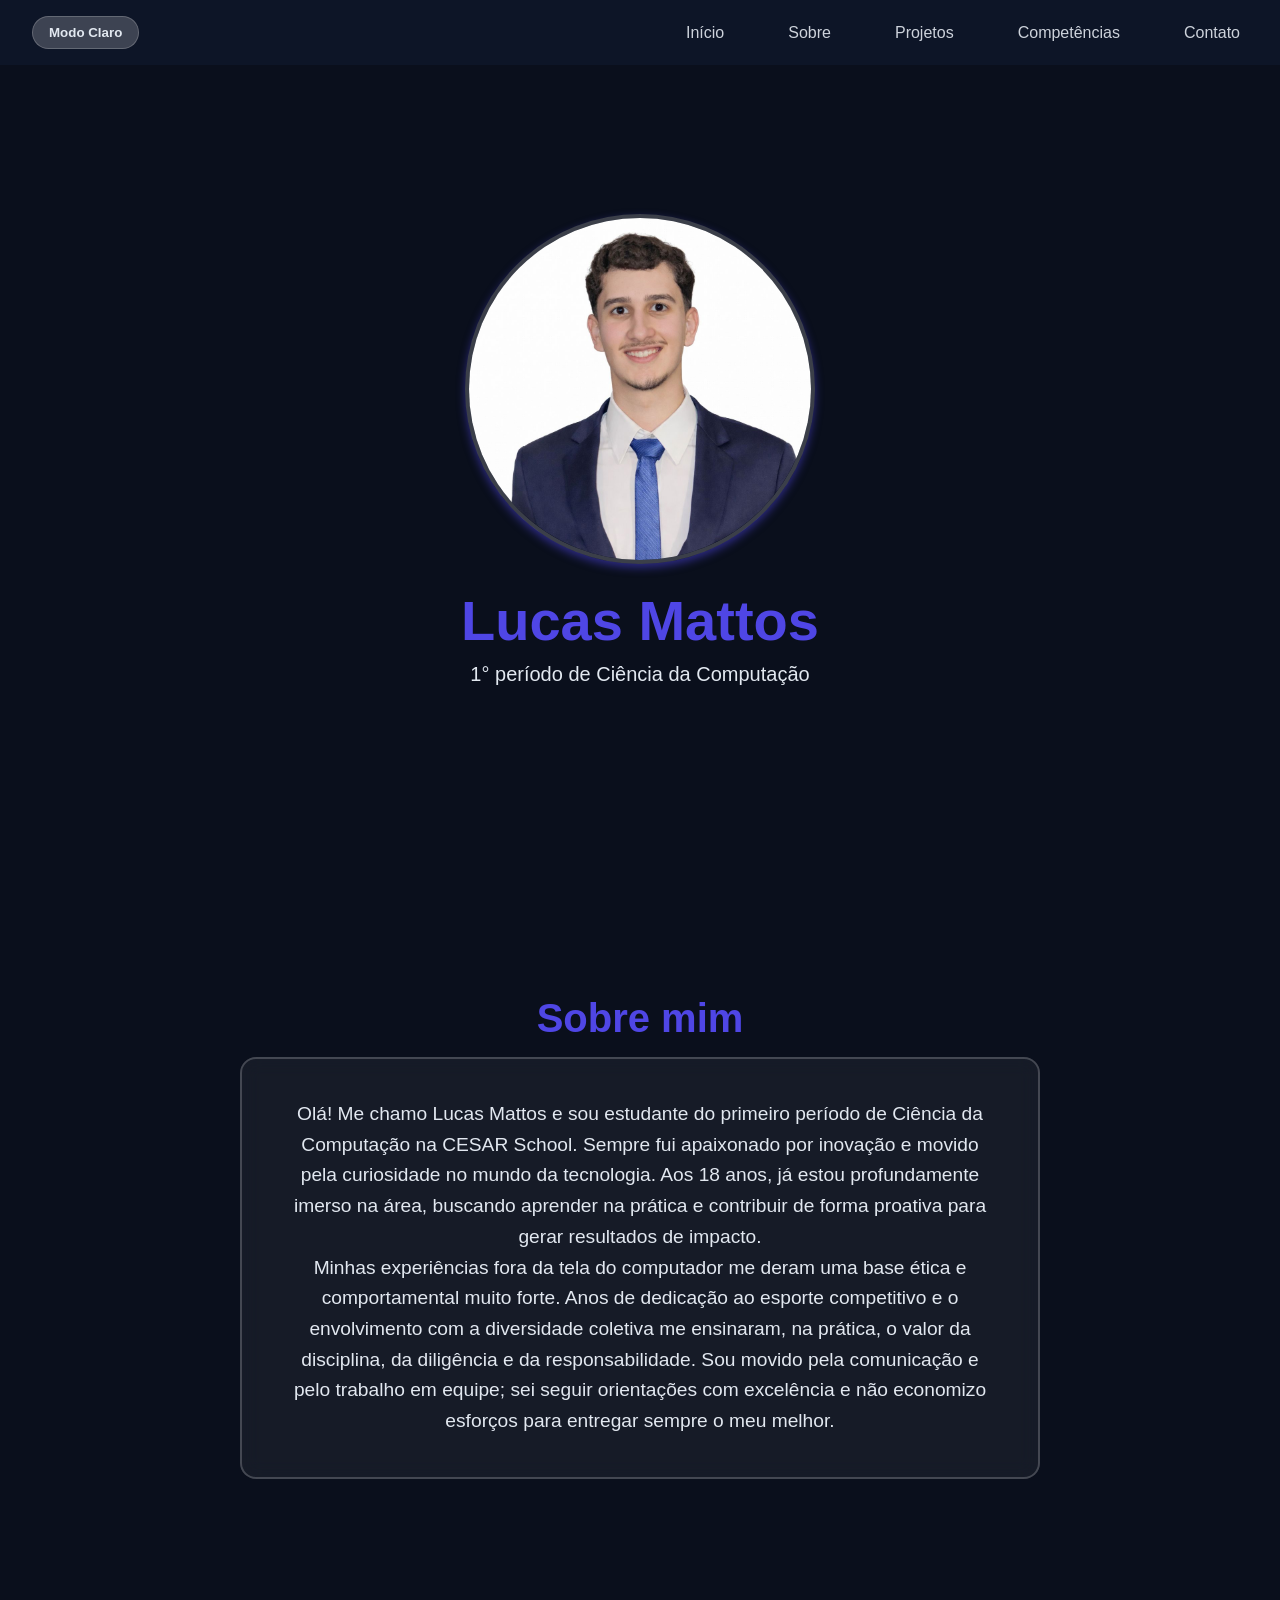
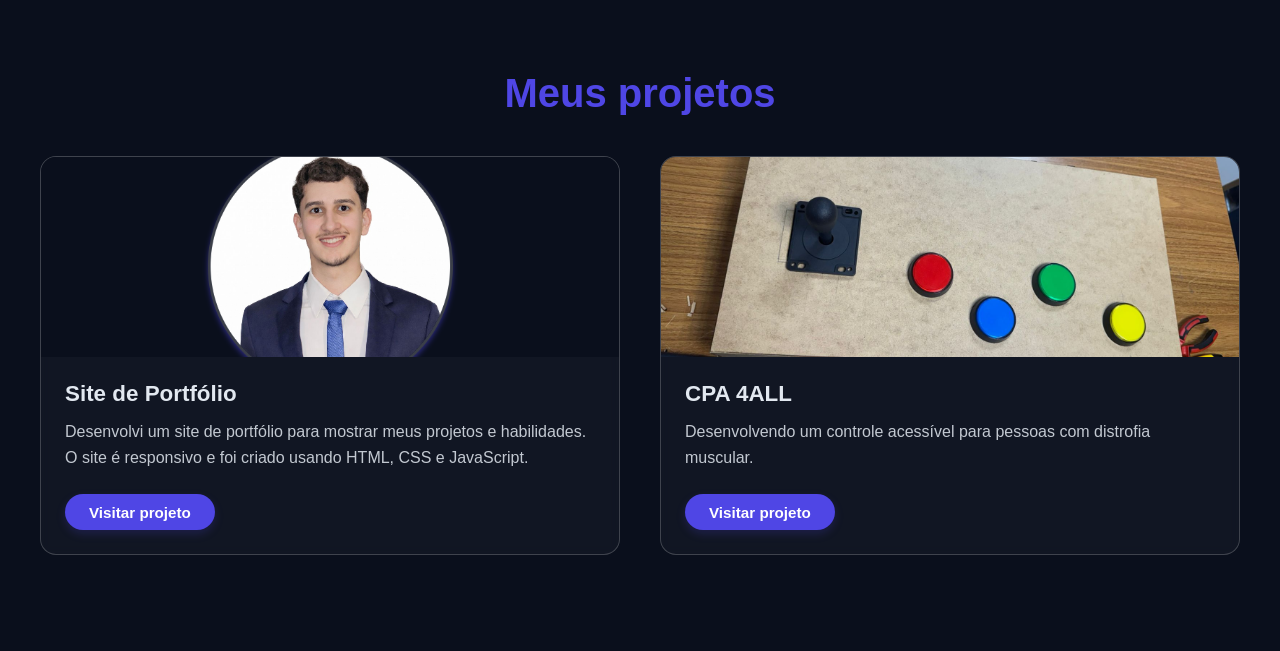
<file: index.html>
<!DOCTYPE html>
<html lang="pt-BR">
<head>
    <meta charset="UTF-8">
    <meta name="viewport" content="width=device-width, initial-scale=1.0">
    <title>Portfólio</title>
    <link rel="stylesheet" href="style.css">
    <script src="script.js" defer></script>
</head>
<body>
    <nav class="navegacao">
        <button id="botao-tema" class="botao-tema">Modo Claro</button>
        <ul class="menu">
            <li><a href="#inicio" class="menu-link">Início</a></li>
            <li><a href="#sobre" class="menu-link">Sobre</a></li>
            <li><a href="#projetos" class="menu-link">Projetos</a></li>
            <li><a href="competencias.html" class="menu-link">Competências</a></li>
            <li><a href="contato.html" class="menu-link">Contato</a></li>
        </ul>
    </nav>

    <main id="inicio" class="cabecalho">
        <div>
            <img src="img/foto.png" alt="Foto de perfil" class="foto-perfil">
            <h1>Lucas Mattos</h1>
            <p class="descricao">1° período de Ciência da Computação</p>
        </div>
    </main>

    <section id="sobre" class="sobre">
        <h2 class="sobre-titulo">Sobre mim</h2>
        <div class="sobre-caixa">
            <p class="sobre-paragrafo">
                Olá! Me chamo Lucas Mattos e sou estudante do primeiro período de Ciência da Computação na CESAR School. Sempre fui apaixonado por inovação e movido pela curiosidade no mundo da tecnologia. Aos 18 anos, já estou profundamente imerso na área, buscando aprender na prática e contribuir de forma proativa para gerar resultados de impacto.
            </p>
            <p class="sobre-paragrafo">
                Minhas experiências fora da tela do computador me deram uma base ética e comportamental muito forte. Anos de dedicação ao esporte competitivo e o envolvimento com a diversidade coletiva me ensinaram, na prática, o valor da disciplina, da diligência e da responsabilidade. Sou movido pela comunicação e pelo trabalho em equipe; sei seguir orientações com excelência e não economizo esforços para entregar sempre o meu melhor.
            </p>
        </div>
    </section>

    <section id="projetos" class="projetos">
        <h2 class="projetos-titulo">Meus projetos</h2>
        
        <div class="projetos-caixa">
            <div class="projetos-card">
                <img src="img/portfolio.png" alt="Projeto 1" class="projetos-imagem">
                <div class="caixa-textos-projetos">
                    <h3 class="info-projetos">Site de Portfólio</h3>
                    <p class="paragrafo-projetos">Desenvolvi um site de portfólio para mostrar meus projetos e habilidades. O site é responsivo e foi criado usando HTML, CSS e JavaScript.</p>
                    <a href="#" target="_blank" class="projetos-link">Visitar projeto</a>
                </div> 
            </div> 

            <div class="projetos-card">
                <img src="img/foto2.png" alt="Projeto 2" class="projetos-imagem">
                <div class="caixa-textos-projetos">
                    <h3 class="info-projetos">CPA 4ALL</h3>
                    <p class="paragrafo-projetos">Desenvolvendo um controle acessível para pessoas com distrofia muscular.</p>
                    <a href="https://sites.google.com/cesar.school/projeto1-261-g16/home" target="_blank" class="projetos-link">Visitar projeto</a>
                </div>
            </div>
        </div> 
    </section>
</body>
</html>
</file>
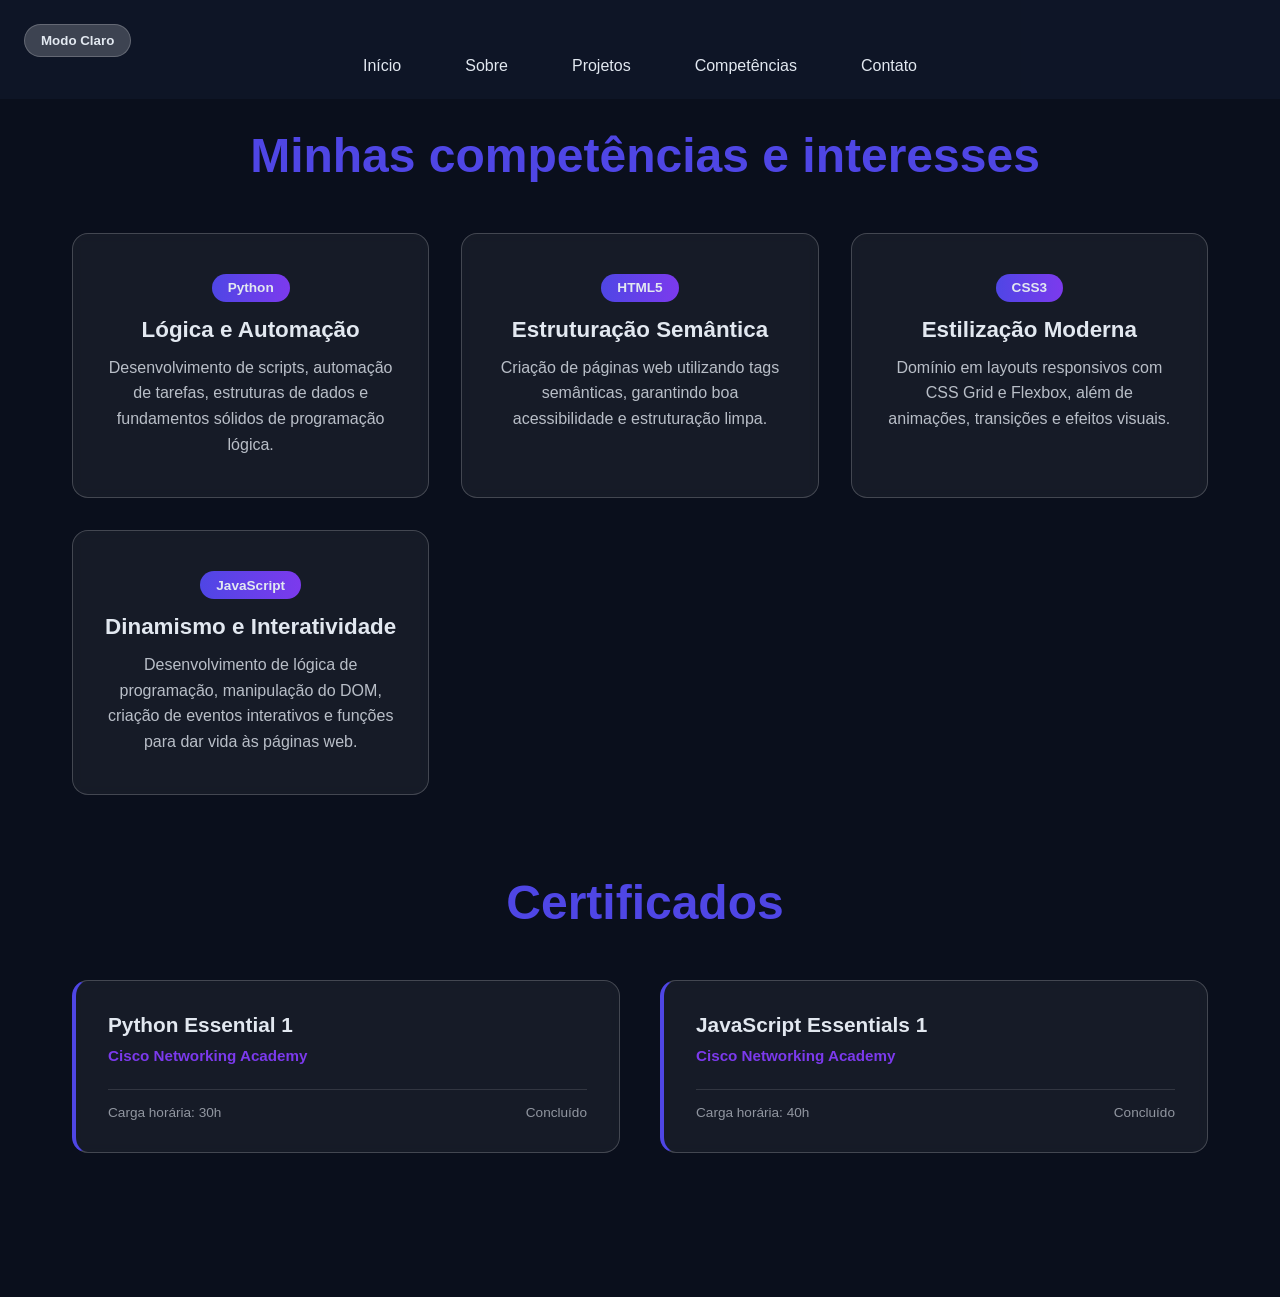
<file: competencias.html>
<!DOCTYPE html>
<html lang="pt-BR">
<head>
    <meta charset="UTF-8">
    <meta name="viewport" content="width=device-width, initial-scale=1.0">
    <title>Competências - Portfólio</title>
    <link rel="stylesheet" href="style2.css">
    <script src="script.js" defer></script>
</head>
<body>
    <nav class="navegacao">
        <button id="botao-tema" class="botao-tema"> Modo Claro</button>
         <ul class="menu">
            <li><a href="index.html#inicio" class="menu-link">Início</a></li>
            <li><a href="index.html#sobre" class="menu-link">Sobre</a></li>
            <li><a href="index.html#projetos" class="menu-link">Projetos</a></li>
            <li><a href="competencias.html" class="menu-link">Competências</a></li>
            <li><a href="contato.html" class="menu-link">Contato</a></li>
         </ul>
    </nav>

    <main class="competencias-container">
        
        <section class="secao-interna">
            <h2 class="titulo-competencias">Minhas competências e interesses</h2>
            <div class="grid-competencias">
                <div class="card-competencia">
                    <div class="badge-tecnologia">Python</div>
                    <h3>Lógica e Automação</h3>
                    <p>Desenvolvimento de scripts, automação de tarefas, estruturas de dados e fundamentos sólidos de programação lógica.</p>
                </div>

                <div class="card-competencia">
                    <div class="badge-tecnologia">HTML5</div>
                    <h3>Estruturação Semântica</h3>
                    <p>Criação de páginas web utilizando tags semânticas, garantindo boa acessibilidade e estruturação limpa.</p>
                </div>

                <div class="card-competencia">
                    <div class="badge-tecnologia">CSS3</div>
                    <h3>Estilização Moderna</h3>
                    <p>Domínio em layouts responsivos com CSS Grid e Flexbox, além de animações, transições e efeitos visuais.</p>
                </div>

                <div class="card-competencia">
                    <div class="badge-tecnologia">JavaScript</div>
                    <h3>Dinamismo e Interatividade</h3>
                    <p>Desenvolvimento de lógica de programação, manipulação do DOM, criação de eventos interativos e funções para dar vida às páginas web.</p>
                </div>
            </div>
        </section>

        <section class="secao-interna">
            <h1 class="titulo-competencias">Certificados</h1>
            
            <div class="grid-certificados">
                <div class="card-certificado">
                    <h2>Python Essential 1</h2>
                    <p class="instituicao">Cisco Networking Academy</p>
                    <div class="rodape-certificado">
                        <span>Carga horária: 30h</span>
                        <span>Concluído</span>
                    </div>
                </div>

                <div class="card-certificado">
                    <h2>JavaScript Essentials 1</h2>
                    <p class="instituicao">Cisco Networking Academy</p>
                    <div class="rodape-certificado">
                        <span>Carga horária: 40h</span>
                        <span>Concluído</span>
                    </div>
                </div>
            </div>
        </section>

    </main>
</body>
</html>
</file>
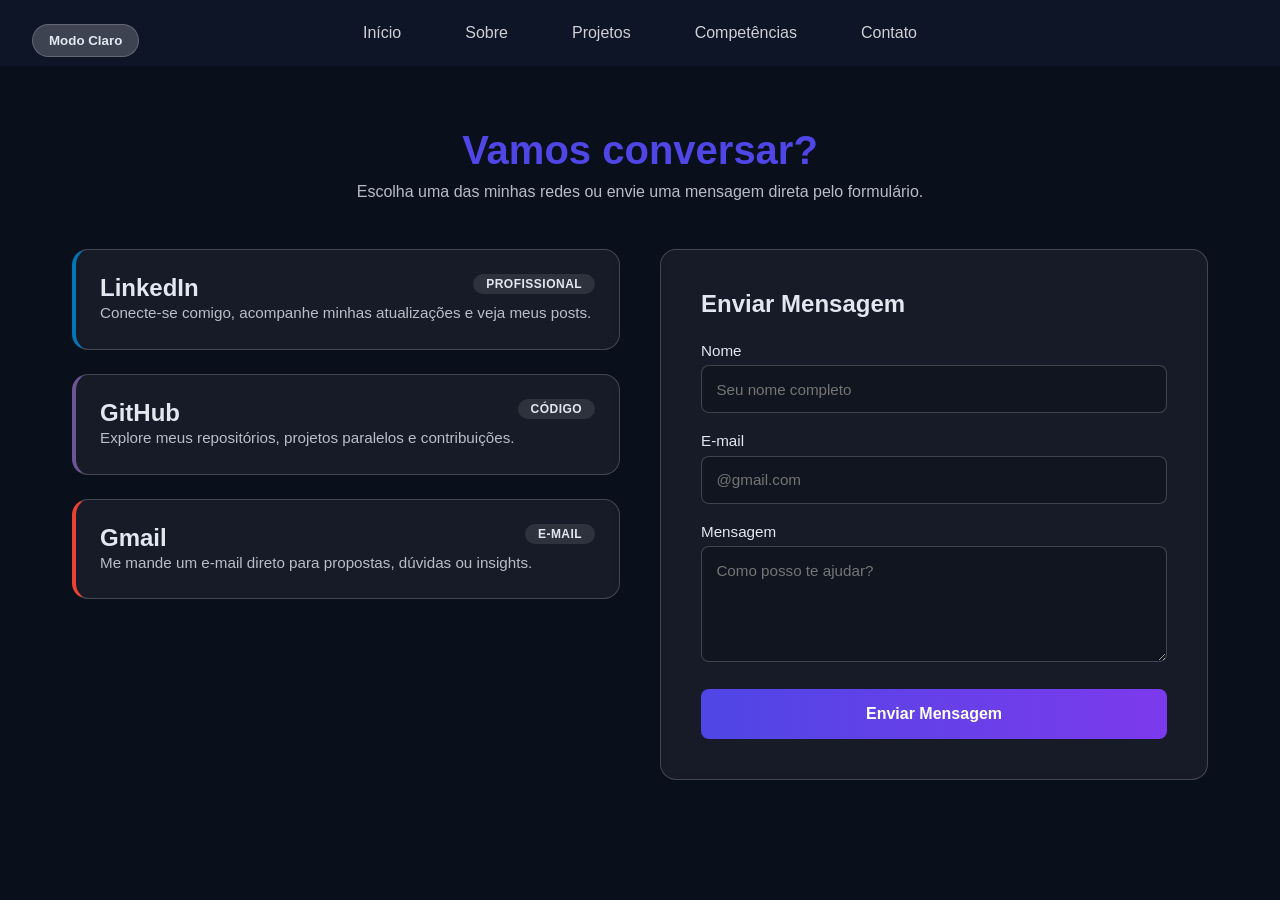
<file: contato.html>
<!DOCTYPE html>
<html lang="pt-BR">
<head>
    <meta charset="UTF-8">
    <meta name="viewport" content="width=device-width, initial-scale=1.0">
    <title>Contato - Portfólio</title>
    <link rel="stylesheet" href="style-contato.css">
    <script src="script.js" defer></script>
</head>
<body>
    <nav class="navegacao">
        <button id="botao-tema" class="botao-tema"> Modo Claro</button>
         <ul class="menu">
            <li><a href="index.html#inicio" class="menu-link">Início</a></li>
            <li><a href="index.html#sobre" class="menu-link">Sobre</a></li>
            <li><a href="index.html#projetos" class="menu-link">Projetos</a></li>
            <li><a href="competencias.html" class="menu-link">Competências</a></li>
            <li><a href="contato.html" class="menu-link">Contato</a></li>
         </ul>
    </nav>

    <main class="contato-container">
        <section class="secao-interna">
            <h1 class="titulo-contato">Vamos conversar?</h1>
            <p class="subtitulo-contato">Escolha uma das minhas redes ou envie uma mensagem direta pelo formulário.</p>
            
            <div class="grid-contato">
                <div class="coluna-redes">
                    <a href="https://www.linkedin.com/in/lucasmattoss" target="_blank" class="card-social linkedin">
                        <div class="badge-rede">Profissional</div>
                        <h2>LinkedIn</h2>
                        <p>Conecte-se comigo, acompanhe minhas atualizações e veja meus posts.</p>
                    </a>

                    <a href="https://github.com/lucasmattoss" target="_blank" class="card-social github">
                        <div class="badge-rede">Código</div>
                        <h2>GitHub</h2>
                        <p>Explore meus repositórios, projetos paralelos e contribuições.</p>
                    </a>

                    <a href="mailto:lucasmattos2311@gmail.com" class="card-social gmail">
                        <div class="badge-rede">E-mail</div>
                        <h2>Gmail</h2>
                        <p>Me mande um e-mail direto para propostas, dúvidas ou insights.</p>
                    </a>
                </div>

                <div class="card-formulario">
                    <h3>Enviar Mensagem</h3>
                    
                    <form id="formulario-contato" action="https://formsubmit.co/lucasmattos2311@gmail.com" method="POST">
                        <input type="hidden" name="_captcha" value="false">

                        <div class="grupo-input">
                            <label for="nome">Nome</label>
                            <input type="text" id="nome" name="nome" placeholder="Seu nome completo" required>
                        </div>
                        
                        <div class="grupo-input">
                            <label for="email">E-mail</label>
                            <input type="email" id="email" name="email" placeholder="@gmail.com" required>
                        </div>

                        <div class="grupo-input">
                            <label for="mensagem">Mensagem</label>
                            <textarea id="mensagem" name="mensagem" rows="5" placeholder="Como posso te ajudar?" required></textarea>
                        </div>

                        <button type="submit" class="botao-enviar">Enviar Mensagem</button>
                    </form>
                </div>
            </div>
        </section>
    </main>
</body>
</html>
</file>
<file: style.css>
* {
    margin: 0;
    padding: 0;
    box-sizing: border-box; 
    font-family: 'Segoe UI', Tahoma, Geneva, Verdana, sans-serif;
}

html {
    scroll-behavior: smooth;
}

:root {
    --cor-primaria: #4f46e5;
    --cor-secundaria: #7c3aed;
    --escuro: #0f172a;
    --maisEscuro: #0a0f1c;
    --claro: #e2e8f0;
    --vidro: rgba(255, 255, 255, 0.2);
}

body {
    background-color: var(--maisEscuro);
    color: var(--claro);
}

/* Ajustado para alinhar o botão e o menu perfeitamente */
.navegacao {
    position: fixed;
    top: 0;
    background-color: rgba(15, 23, 42, 0.85);
    backdrop-filter: blur(10px);
    width: 100%;
    z-index: 100;
    padding: 1rem 2rem;
    display: flex;
    justify-content: space-between;
    align-items: center;
}

.menu {
    display: flex;
    justify-content: center;
    gap: 3rem;
    list-style: none;
}

.menu-link {
    color: rgba(226, 232, 240, 0.9);
    text-decoration: none;
    font-weight: 500;
    position: relative;
    padding: 0.5rem;
}

.menu-link::after {
    content: '';
    position: absolute;
    left: 0;
    bottom: 0;
    width: 0%;
    height: 2px;
    background-image: linear-gradient(90deg, var(--cor-primaria), var(--cor-secundaria));  
    transition: width 0.5s ease;
}

.menu-link:hover::after {
    width: 100%;
}

.cabecalho {
    min-height: 100vh;
    display: flex;
    justify-content: center;
    align-items: center;
    flex-direction: column;
    text-align: center;
}

.foto-perfil {
    width: 350px;
    height: 350px;
    border-radius: 50%;
    object-fit: cover;
    box-shadow: 0 4px 8px rgba(79, 70, 229, 0.5);
    border: 4px solid var(--vidro);
}

h1 {
    font-size: 3.5rem;
    color: var(--cor-primaria);
    font-weight: bold;
    margin-top: 20px;
}

.descricao {
    font-size: 1.25rem;
    color: var(--claro);
    margin-top: 10px;
}

.sobre {
    padding: 6rem 2rem;
}

.sobre-titulo {
    font-size: 2.5rem;
    color: var(--cor-primaria);
    margin-bottom: 1rem;
    text-align: center;
}

.sobre-caixa {
    padding: 2.5rem;
    max-width: 800px;
    margin: 0 auto;
    border-radius: 16px;
    border: 2px solid var(--vidro);
    backdrop-filter: blur(10px);
    background-color: rgba(255, 255, 255, 0.05);
}

.sobre-paragrafo {
    text-align: center;
    font-size: 1.2rem;
    line-height: 1.6;
}

/* ================= SEÇÃO DE PROJETOS CORRIGIDA ================= */
.projetos {
    padding: 6rem 2rem;
}

.projetos-titulo {
    text-align: center;
    font-size: 2.5rem;
    margin-bottom: 40px;
    color: var(--cor-primaria);
}

.projetos-caixa {
    display: grid;
    grid-template-columns: repeat(auto-fit, minmax(300px, 1fr));
    gap: 2.5rem;
    max-width: 1200px;
    margin: 0 auto;
}

.projetos-card {
    background: rgba(255, 255, 255, 0.03);
    border-radius: 16px;
    backdrop-filter: blur(5px);
    border: 1px solid var(--vidro);
    overflow: hidden;
    transition: all 0.3s ease;
    display: flex;
    flex-direction: column;
}

.projetos-card:hover {
    box-shadow: 0 10px 25px rgba(79, 70, 229, 0.3);
    transform: translateY(-8px);
}

.projetos-imagem {
    height: 200px;
    width: 100%;
    object-fit: cover;
}

/* Container de textos com espaçamento interno correto */
.caixa-textos-projetos {
    padding: 1.5rem;
    display: flex;
    flex-direction: column;
    flex-grow: 1; /* Garante que o botão fique sempre alinhado embaixo se os textos variarem */
}

.info-projetos {
    font-size: 1.4rem;
    margin-bottom: 0.75rem;
    color: var(--claro);
}

.paragrafo-projetos {
    color: var(--claro);
    opacity: 0.85;
    line-height: 1.6;
    margin-bottom: 1.5rem;
}

/* Estilização corrigida e moderna do botão */
.projetos-link {
    display: inline-block;
    align-self: flex-start; 
    margin-top: auto; /* <-- ESTA É A LINHA MÁGICA */
    padding: 0.6rem 1.5rem;
    background-color: var(--cor-primaria);
    color: #fff;
    border-radius: 30px;
    text-decoration: none;
    font-weight: 600;
    font-size: 0.95rem;
    transition: all 0.3s ease;
    box-shadow: 0 4px 10px rgba(79, 70, 229, 0.2);
}

.projetos-link:hover {
    background-color: var(--cor-secundaria);
    transform: translateY(-2px);
    box-shadow: 0 6px 15px rgba(124, 58, 237, 0.4);
}

/* ================= MODO CLARO E UTILS ================= */
body.modo-claro {
    --maisEscuro: #f8fafc;
    --escuro: #cbd5e1;
    --claro: #0f172a;
    --vidro: rgba(15, 23, 42, 0.08);
}

.botao-tema {
    background: var(--vidro);
    color: var(--claro);
    border: 1px solid var(--vidro);
    padding: 0.5rem 1rem;
    border-radius: 20px;
    cursor: pointer;
    font-weight: 600;
    transition: all 0.3s ease;
}

.botao-tema:hover {
    background: var(--cor-primaria);
    border-color: var(--cor-primaria);
    color: #fff;
}
</file>
<file: style2.css>
* {
    margin: 0;
    padding: 0;
    box-sizing: border-box; 
    font-family: 'segoe ui', tahoma, geneva, verdana, sans-serif;
}

html {
    scroll-behavior: smooth;
}

:root {
    --cor-primaria: #4f46e5;
    --cor-secundaria: #7c3aed;
    --escuro: #0f172a;
    --maisEscuro: #0a0f1c;
    --claro: #e2e8f0;
    --vidro: rgba(255, 255, 255, 0.2);
}

body {
    background-color: var(--maisEscuro);
    color: var(--claro);
}

.navegacao {
    position: fixed;
    top: 0;
    background-color: rgba(15, 23, 42, 0.8);
    width: 100%;
    z-index: 100;
    padding: 1.5rem 1.5rem;
}

.menu {
    display: flex;
    justify-content: center;
    gap: 3rem;
    list-style: none;
}

.menu-link {
    color: var(--claro);
    text-decoration: none;
    font-weight: 500;
    position: relative;
    padding: 0.5rem;
}

.menu-link::after {
    content: '';
    position: absolute;
    left: 0;
    bottom: 0;
    width: 0%;
    height: 2px;
    background-image: linear-gradient(90deg, var(--cor-primaria), var(--cor-secundaria));  
    transition: width 0.5s ease;
}

.menu-link:hover::after {
        width: 100%;
}
.cabecalho {
    min-height: 100vh;
    display: flex;
    justify-content: center;
    align-items: center;
    flex-direction: column;
}
.competencias-container {
    padding: 8rem 2rem 4rem 2rem;
    max-width: 1200px;
    margin: 0 auto;
}

.secao-interna {
    margin-bottom: 5rem;
}

.titulo-competencias {
    font-size: 3rem;
    color: var(--cor-primaria);
    text-align: center;
    margin-bottom: 50px;
    margin-left: 10px;
}
.grid-competencias {
    display: grid;
    grid-template-columns: repeat(auto-fit, minmax(280px, 1fr));
    gap: 2rem;
}

.card-competencia {
    background: rgba(255, 255, 255, 0.05);
    border-radius: 16px;
    backdrop-filter: blur(5px);
    border: 1px solid var(--vidro);
    padding: 2.5rem 2rem;
    text-align: center;
    overflow: hidden;
    transition: transform 0.3s ease, box-shadow 0.3s ease;
}

.card-competencia:hover {
    box-shadow: 0 10px 20px rgba(79, 70, 229, 0.5);
    transform: translateY(-10px) scale(1.03);
}

.badge-tecnologia {
    display: inline-block;
    padding: 0.4rem 1rem;
    border-radius: 20px;
    background-image: linear-gradient(90deg, var(--cor-primaria), var(--cor-secundaria));
    color: var(--claro);
    font-size: 0.85rem;
    font-weight: bold;
    margin-bottom: 15px;
}

.card-competencia h3 {
    font-size: 1.4rem;
    margin-bottom: 12px;
    color: var(--claro);
}

.card-competencia p {
    font-size: 1rem;
    line-height: 1.6;
    color: var(--claro);
    opacity: 0.8;
}

.grid-certificados {
    display: grid;
    grid-template-columns: repeat(auto-fit, minmax(320px, 1fr));
    gap: 2.5rem;
}


.card-certificado {
    background: rgba(255, 255, 255, 0.05);
    border-radius: 16px;
    backdrop-filter: blur(5px);
    border: 1px solid var(--vidro);
    border-left: 4px solid var(--cor-primaria);
    padding: 2rem;
    transition: transform 0.3s ease, box-shadow 0.3s ease;
}

.card-certificado:hover {
    box-shadow: 0 10px 20px rgba(79, 70, 229, 0.5);
    transform: translateY(-10px) scale(1.03);
}

.card-certificado h2 {
    font-size: 1.3rem;
    color: var(--claro);
    margin-bottom: 10px;
}

.card-certificado .instituicao {
    color: var(--cor-secundaria);
    font-weight: 600;
    font-size: 0.95rem;
    margin-bottom: 25px;
}

.rodape-certificado {
    display: flex;
    justify-content: space-between;
    font-size: 0.85rem;
    color: var(--claro);
    opacity: 0.6;
    border-top: 1px solid var(--vidro);
    padding-top: 15px;
}
.botao-tema {
    background: var(--vidro);
    color: var(--claro);
    border: 1px solid var(--vidro);
    padding: 0.5rem 1rem;
    border-radius: 20px;
    cursor: pointer;
    font-weight: 600;
    transition: all 0.3s ease;
}

body.modo-claro {
    --maisEscuro: #f8fafc;
    --escuro: #cbd5e1;
    --claro: #0f172a;
    --vidro: rgba(15, 23, 42, 0.1);
}
</file>
<file: style-contato.css>
* {
    margin: 0;
    padding: 0;
    box-sizing: border-box; 
    font-family: 'segoe ui', tahoma, geneva, verdana, sans-serif;
}

html {
    scroll-behavior: smooth;
}

:root {
    --cor-primaria: #4f46e5;
    --cor-secundaria: #7c3aed;
    --escuro: #0f172a;
    --maisEscuro: #0a0f1c;
    --claro: #e2e8f0;
    --vidro: rgba(255, 255, 255, 0.05);
    --borda-vidro: rgba(255, 255, 255, 0.2);
}

body {
    background-color: var(--maisEscuro);
    color: var(--claro);
    min-height: 100vh;
}

/* Navbar Padrão do seu Portfólio */
.navegacao {
    position: fixed;
    top: 0;
    background-color: rgba(15, 23, 42, 0.8);
    width: 100%;
    z-index: 100;
    padding: 1.5rem;
}

.menu {
    display: flex;
    justify-content: center;
    gap: 3rem;
    list-style: none;
}

.menu-link {
    color: rgba(255, 255, 255, 0.8);
    text-decoration: none;
    font-weight: 500;
    position: relative;
    padding: 0.5rem;
}

.menu-link::after {
    content: '';
    position: absolute;
    left: 0;
    bottom: 0;
    width: 0%;
    height: 2px;
    background-image: linear-gradient(90deg, var(--cor-primaria), var(--cor-secundaria));  
    transition: width 0.5s ease;
}

.menu-link:hover::after {
    width: 100%;
}

.botao-tema {
    background: rgba(255, 255, 255, 0.2);
    color: var(--claro);
    border: 1px solid rgba(255, 255, 255, 0.2);
    padding: 0.5rem 1rem;
    border-radius: 20px;
    cursor: pointer;
    font-weight: 600;
    transition: all 0.3s ease;
    position: absolute;
    left: 2rem;
}

.botao-tema:hover {
    background: var(--cor-primaria);
    border-color: var(--cor-primaria);
    color: #fff;
}

/* Estrutura do Layout Grid */
.contato-container {
    padding: 8rem 2rem 4rem 2rem;
    max-width: 1200px;
    margin: 0 auto;
}

.titulo-contato {
    font-size: 2.5rem;
    color: var(--cor-primaria);
    text-align: center;
    margin-bottom: 10px;
}

.subtitulo-contato {
    text-align: center;
    color: var(--claro);
    opacity: 0.8;
    margin-bottom: 3rem;
}

.grid-contato {
    display: grid;
    grid-template-columns: repeat(auto-fit, minmax(320px, 1fr));
    gap: 2.5rem;
}

/* Estilização dos Cards Sociais (Baseado nos Certificados) */
.coluna-redes {
    display: flex;
    flex-direction: column;
    gap: 1.5rem;
}

.card-social {
    background: var(--vidro);
    border-radius: 16px;
    backdrop-filter: blur(5px);
    border: 1px solid var(--borda-vidro);
    border-left: 4px solid var(--cor-primaria);
    padding: 1.5rem;
    text-decoration: none;
    color: var(--claro);
    transition: transform 0.3s ease, box-shadow 0.3s ease;
    position: relative;
}

.card-social.linkedin { border-left-color: #0077b5; }
.card-social.github { border-left-color: #6e5494; }
.card-social.gmail { border-left-color: #ea4335; }

.card-social:hover {
    box-shadow: 0 10px 20px rgba(79, 70, 229, 0.3);
    transform: translateY(-5px) scale(1.02);
}

.card-social h3 {
    font-size: 1.4rem;
    margin-bottom: 8px;
    margin-top: 5px;
}

.card-social p {
    font-size: 0.95rem;
    opacity: 0.8;
    line-height: 1.5;
}

.badge-rede {
    position: absolute;
    top: 1.5rem;
    right: 1.5rem;
    background: rgba(255, 255, 255, 0.1);
    padding: 0.2rem 0.8rem;
    border-radius: 20px;
    font-size: 0.75rem;
    font-weight: 600;
    text-transform: uppercase;
    letter-spacing: 0.5px;
}

/* Card do Formulário */
.card-formulario {
    background: var(--vidro);
    border-radius: 16px;
    backdrop-filter: blur(5px);
    border: 1px solid var(--borda-vidro);
    padding: 2.5rem;
}

.card-formulario h3 {
    font-size: 1.5rem;
    margin-bottom: 1.5rem;
    color: var(--claro);
}

#formulario-contato {
    display: flex;
    flex-direction: column;
    gap: 1.2rem;
}

.grupo-input {
    display: flex;
    flex-direction: column;
    gap: 0.4rem;
}

.grupo-input label {
    font-weight: 500;
    font-size: 0.95rem;
}

.grupo-input input,
.grupo-input textarea {
    background: rgba(0, 0, 0, 0.2);
    border: 1px solid var(--borda-vidro);
    border-radius: 8px;
    padding: 0.9rem;
    color: var(--claro);
    font-size: 0.95rem;
    outline: none;
    transition: all 0.3s ease;
}

.grupo-input input:focus,
.grupo-input textarea:focus {
    border-color: var(--cor-primaria);
    box-shadow: 0 0 8px rgba(79, 70, 229, 0.4);
}

.botao-enviar {
    background-image: linear-gradient(90deg, var(--cor-primaria), var(--cor-secundaria));
    color: #fff;
    border: none;
    padding: 1rem;
    border-radius: 8px;
    font-size: 1rem;
    font-weight: bold;
    cursor: pointer;
    transition: transform 0.3s ease, box-shadow 0.3s ease;
    margin-top: 0.5rem;
}

.botao-enviar:hover {
    transform: translateY(-2px);
    box-shadow: 0 8px 15px rgba(79, 70, 229, 0.4);
}

/* --- SUPORTE AO MODO CLARO --- */
body.modo-claro {
    --maisEscuro: #f8fafc;
    --escuro: #cbd5e1;
    --claro: #0f172a;
    --vidro: rgba(15, 23, 42, 0.05);
    --borda-vidro: rgba(15, 23, 42, 0.1);
}

body.modo-claro .badge-rede {
    background: rgba(0, 0, 0, 0.06);
}

body.modo-claro .grupo-input input,
body.modo-claro .grupo-input textarea {
    background: rgba(255, 255, 255, 0.7);
}
</file>
